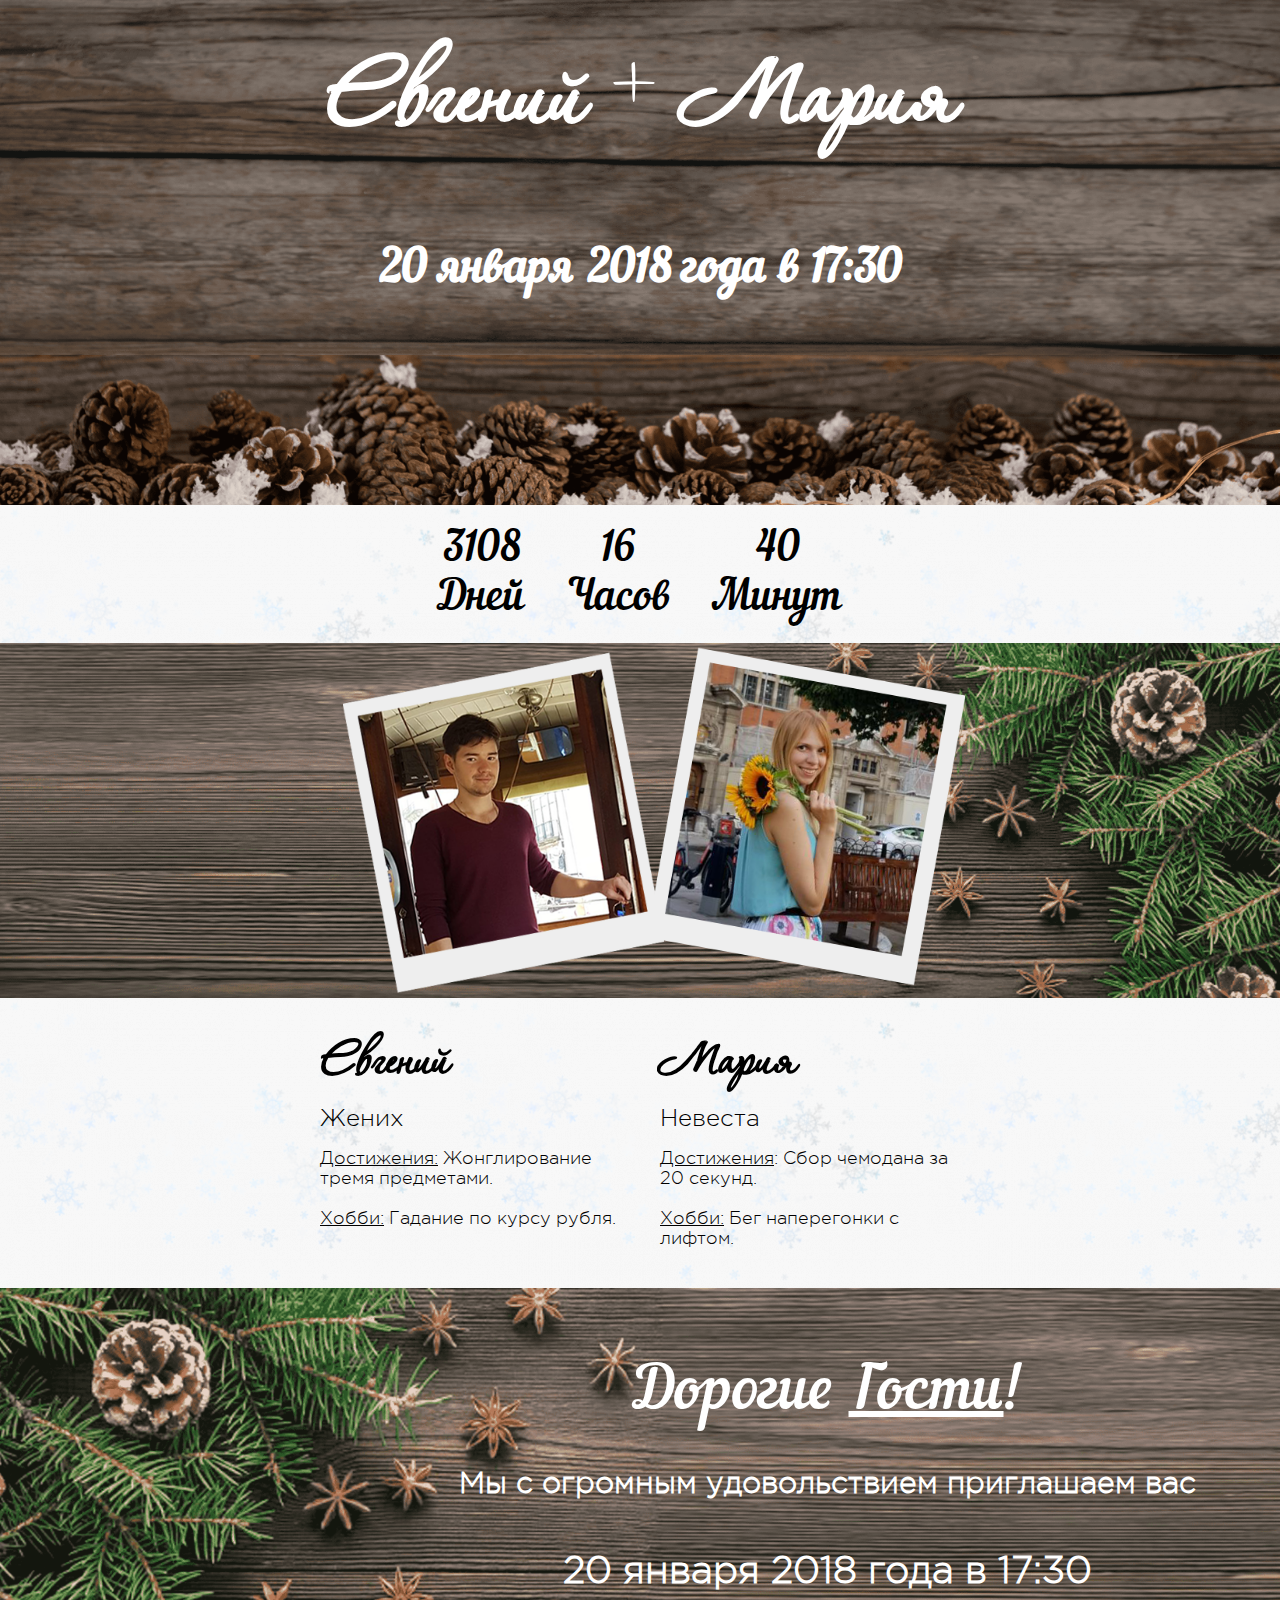
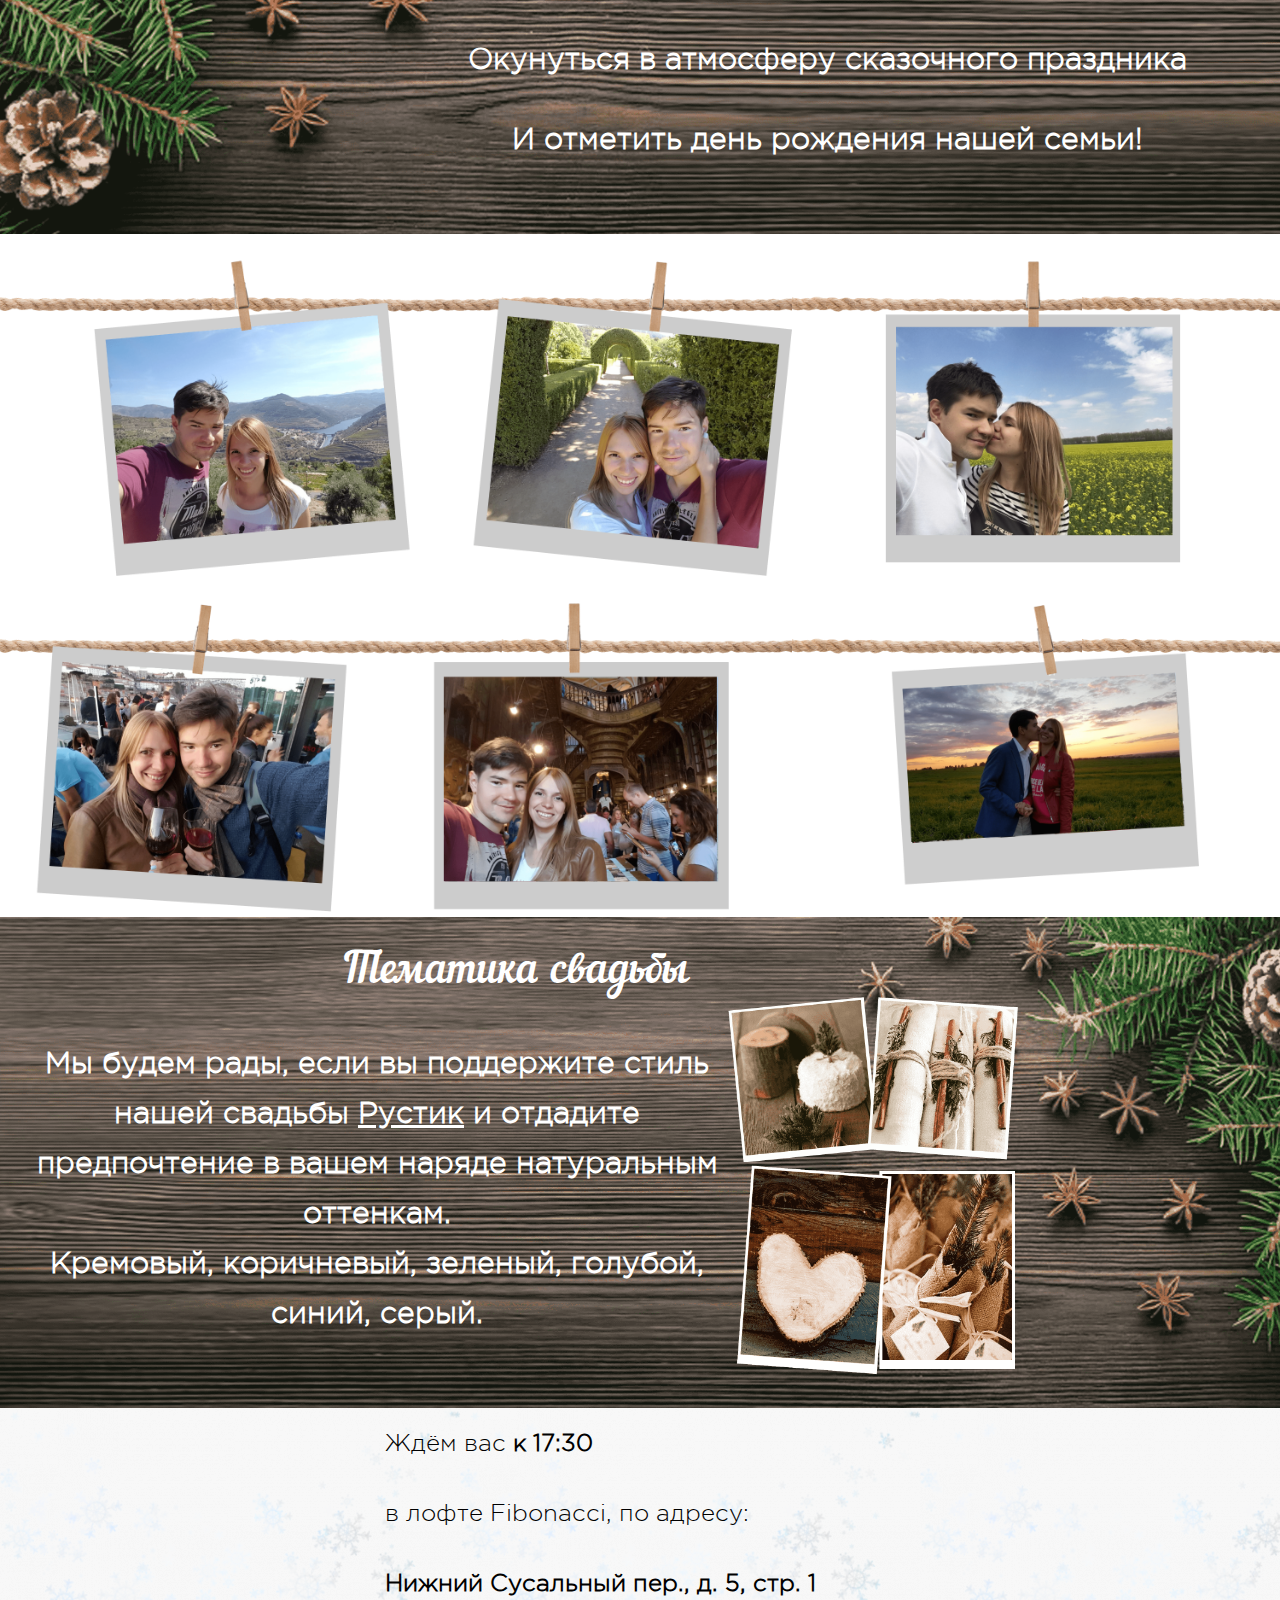
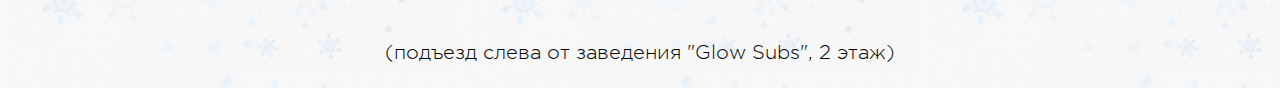
<file: index.html>
<html>
  <head>
    <title>Приглашение на свадьбу</title>
    <meta name="viewport" content="width=device-width, initial-scale=1.0">
    <link rel="stylesheet" type="text/css" href="css/fonts.css" />
    <link rel="stylesheet" type="text/css" href="css/style.css" />
    <link rel="shortcut icon" href="img/favicon.ico">
  </head>
  <body>
    <div class="first">
      <div class="first-card">
        <div class="first-card-head">
          <b>Евгений <span class="first-card-head-plus">+</span> Мария</b>
        </div>
        <br class="br-pc">
        <div class="first-card-date">
          <b>20 января 2018 года <span class="first-card-time">в 17:30</span></b>
        </div>
        <br class="br-pc">
      </div>
    </div>
    <div class="first-footer"></div>
    <div class="first-table-wrapper">
      <table class="first-table">
        <tr>
          <td><span id="day"></span></td>
          <td class="first-table-colon">:</td>
          <td><span id="hour"></span></td>
          <td class="first-table-colon">:</td>
          <td><span id="min"></span></td>
        </tr>
        <tr>
          <td><span id="day-desc">Дня</span></td>
          <td></td>
          <td><span id="hour-desc">Часа</span></td>
          <td></td>
          <td><span id="min-desc">Минуты</span></td>
        </tr>
      </table>
    </div>

    <div class="second">
      <div class="second-photos-bg"></div>
      <img src="img/photos.png" class="second-photos" />
      <div class="second-content">
        <div class="second-content-person">
          <div class="second-content-person-head">Евгений</div>
          <div class="second-content-person-desc">
            <span class="second-content-person-desc-title">Жених</span>
            <br><br>
            <div class="second-content-person-desc-text">
              <u>Достижения:</u> Жонглирование тремя предметами.
              <br><br><u>Хобби:</u> Гадание по курсу рубля.
            </div>
          </div>
        </div>
        <div class="second-content-person">
          <div class="second-content-person-head">Мария</div>
          <div class="second-content-person-desc">
            <span class="second-content-person-desc-title">Невеста</span>
            <br><br>
            <div class="second-content-person-desc-text">
              <u>Достижения</u>: Сбор чемодана за 20 секунд.
              <br><br><u>Хобби:</u> Бег наперегонки с лифтом.
            </div>
          </div>      
        </div>
      </div>
    </div>

    <div class="third">
      <div class="third-invitation">
        <div>
          <h1>
            <span id="dear">Дорогие</span>
            <u><span id="guest1"></span></u>
            <span id="delim1"></span>
            <u><span id="guest2"></span></u>
            <span id="delim2"></span>
            <u><span id="guest3">Гости</span></u>!
          </h1>
        </div>
        <div class="third-invitation-text">
         <p>Мы с огромным удовольствием приглашаем вас</p>
         <p class="third-invitation-text-date">20 января 2018 года в 17:30</p>
         <p>Окунуться в атмосферу сказочного праздника</p>
         <p>И отметить день рождения нашей семьи!</p>
        </div>
      </div>
    </div>

    <div class="fourth-pc">
      <img src="img/rope-ph1.png" class="fourth-image" />
      <img src="img/rope-ph2.png" class="fourth-image" />
    </div>
    <div class="fourth-mob">
      <img src="img/collage.png" class="fourth-image" />
    </div>
      
    <div class="fifth">
      <div class="fifth-code">
        <span class="fifth-code-head">Тематика свадьбы</span>
        <div class="fifth-code-content">
          <div class="fifth-code-content-text">
            Мы будем рады, если вы поддержите стиль нашей свадьбы <u>Рустик</u> и
              отдадите предпочтение в вашем наряде натуральным оттенкам.
            <br>Кремовый, коричневый, зеленый, голубой, синий, серый.
          </div>
          <div class="fifth-code-content-rustic-pc">
              <img src="img/rustic-5.png" class="fifth-code-content-rustic-mob-img" />
              <img src="img/rustic-6.png" class="fifth-code-content-rustic-mob-img" />
          </div>
          <div class="fifth-code-content-rustic-mob">
              <img src="img/rustic-5.png" class="fifth-code-content-rustic-mob-img" />
              <img src="img/rustic-6.png" class="fifth-code-content-rustic-mob-img" />
            </div>
        </div>
      </div>
    </div>
      
    <div class="sixth">
      <div class="sixth-map-pc">
        <script type="text/javascript" charset="utf-8" async src="https://api-maps.yandex.ru/services/constructor/1.0/js/?um=constructor%3A43d2c828e298ac6b63ec54dd08990a97d62d25c3caa78c8526da666319982c87&amp;width=400&amp;height=450&amp;lang=ru_RU&amp;scroll=true"></script>
      </div>
      <div class="sixth-map-mob">
        <script class="sixth-map-mob-content" type="text/javascript" charset="utf-8" async src="https://api-maps.yandex.ru/services/constructor/1.0/js/?um=constructor%3A43d2c828e298ac6b63ec54dd08990a97d62d25c3caa78c8526da666319982c87&amp;width=320&amp;height=250&amp;lang=ru_RU&amp;scroll=true"></script>
      </div>
      <div class="sixth-desc">
        Ждём вас <b>к 17:30</b>
        <br>в лофте Fibonacci, по адресу:
        <br><b>Нижний Сусальный пер., д. 5, стр. 1</b>
        <br><span class="sixth-desc-comm">(подъезд слева от заведения "Glow Subs", 2 этаж)</span>
        <!--p><a href="http://fibonacciloft.ru/">www.fibonacciloft.ru</a-->
      </div>
    </div>

    <script src="js/guests.js" type="text/javascript" charset="utf-8"></script>
    <script src="js/custom.js" type="text/javascript" charset="utf-8"></script>
  </body>
</html>
</file>
<file: css/fonts.css>
@font-face { 
  font-family: "Nautilus";
  src: url("fonts/nautilus/nautilus.otf");
}

@font-face { 
  font-family: "Gotham Pro";
  src: url("fonts/gothampro/gothampro.ttf");
}

/* Corinthia */
@font-face {
  font-family: 'Corinthia';
  src: url('fonts/corinthia/Corinthia.ttf');
}
</file>
<file: css/style.css>
/* STYLES FOR DESKTOP */
body {
  margin: 0;
  font-size: 30px;
  line-height: 50px;
  font-family: Gotham Pro;
}

h1 {
  font-family: Nautilus;
  font-weight: 100;
}

/* First page */
.first {
  color: white;
  padding: 10px;
  background-image: url('../img/bg1-2.png');
  background-size: cover;
}

.first-card {
  padding-top: 35px;
  text-align: center;
  font-family: Nautilus;
}

.first-card-head {
  font-family: 'Corinthia', serif;
  font-size: 120px;
  margin-top: 30px;
}

.first-card-head-plus {
  font-weight: 200;
  margin: 0 5px;
}

.first-card-date {
  margin-top: 70px;
  font-size: 46px;
}

.first-footer {
  background-image: url('../img/bg1-3.png');
  height: 150px;
  background-size: cover;
}

.first-table-wrapper {
  background-color: #f8f8f8;
  background-image: url('../img/snow.png');
  padding: 20px; 
  font-family: Nautilus;
}

.first-table {
  color: black;
  font-size: 42px !important;
  outline: none;
  border-collapse:collapse;
  margin: 0 auto;
  text-align: center;
  font-size: inherit;
}

.first-table td { padding: 3px 8px 3px 8px; }

.first-table-colon { width: 10px; }

/* Second page */
.second {
  display: flex;
  flex-direction: column;
}

.second-photos-bg {
  background-image: url('../img/bg2.png');
  background-size: cover;
  height: 355px;
}

.second-photos {
  width: 700px;
  align-self: center;
  position: absolute;
  z-index: 0;
}

.second-content {
  background-color: #f8f8f8;
  background-image: url('../img/snow.png');
  display: flex;
  padding: 40px 0;
  justify-content: center;
}

.second-content-person {
  width: 300px;
  margin: 0 20px;
  text-align: left;
  z-index: 1;
}

.second-content-person-head {
  font-size: 36px;
  font-weight: 700;
  font-family: 'Corinthia', serif;
  font-size: 60px;
}

.second-content-person-desc {
  margin-top: 20px;
  font-size: 18px;
  line-height: 20px;
}

.second-content-person-desc-title { font-size: 24px; }

.second-content-person-desc-text { text-align: left; }

/* Third page */
.third {
  padding: 40px 10px;
  padding-left: 30%;
  background-image: url('../img/bg3.png');
  background-size: cover;
  color: white;
}

.third-invitation {
  text-align: center;
  line-height: 50px;
}

.third-invitation-text { font-weight: bold; }

.third-invitation-text-date { font-size: 38px; }

/* Fourth page */
.fourth {
  background-color: #f8f8f8;
  background-image: url('../img/snow.png');
  display: flex;
  flex-direction: column;
  padding-bottom: 30px;
}

.fourth-mob { display: none; }

.fourth-image { width: 100%; }

/* Fifth page */
.fifth {
  color: white;
  padding: 30px 10px;
  padding-right: 20%;
  background-image: url('../img/bg2.png');
  background-size: cover;
}

.fifth-code { text-align: center; }

.fifth-code-head {
  font-family: Nautilus;
  font-size: 42px;
}

.fifth-code-content-text {
  align-self: center;
  margin-left: 20px;
  font-weight: bold;
  max-width: 800px;
}

.fifth-code-content { display: flex; }

.fifth-code-content-rustic-pc { align-self: center; }

.fifth-code-content-rustic-mob { display: none; }

.fifth-code-content-rustic-mob-img { width: 300px; }

/* Sixth page */
.sixth {
  background-color:#f8f8f8;
  background-image: url('../img/snow.png');
  padding: 0 10px;
  display: flex;
  justify-content: center;
  line-height: 50px;
}

.sixth-map-pc { display: initial; }

.sixth-map-mob { display: none; }

.sixth-map-mob-content { align-self: center; }

.sixth-desc {
  margin: auto 40px;
  font-size: 24px;
  line-height: 70px;
}

.sixth-desc-comm { font-size: 20px; }

/* STYLES FOR TABLET */
@media screen and (max-device-width: 1300px) {
  .fifth-page { padding-right: 10px; }
}

/* STYLES FOR MOBILE */
@media screen and (max-device-width: 670px) {
  body {
    font-size: 24px;
    line-height: 50px;
  }

  .br-pc { display: none; }

  p {
    -webkit-margin-before: 20px;
    -webkit-margin-after: 20px;
  }

  h1 { line-height: 50px; }

  /* First page */
  .first {
    padding: 20px 0;
    line-height: 40px;
  }
  
  .first-card { padding: 0; }

  .first-card-head {
    font-size: 84px;
    margin-top: 20px;
  }

  .first-card-head-plus {
    display: block;
    margin-top: 15px;
  }

  .first-card-date { font-size: 30px; }

  .first-card-time { display: block; }

  .first-table { font-size: 26px !important; }

  .first-table td { padding: 0; }

  /* Second page */
  .second { flex-direction: column; }

  .second-photos {
    width: 100%;
    position: relative;
    margin-top: -340px;
  }

  .second-content-person { margin-bottom: 20px; }

  .second-photos-bg { height: 330px; }

  .second-content { flex-direction: column; }
  
  /* Third page */
  .third {
    padding: 10px;
    background-image: url('../img/bg1-2.png');
    background-size: cover;
  }

  .third-invitation { line-height: 35px; }

  .third-invitation-text-date { font-size: 28px; }

  /* Fourth page */
  .fourth-pc { display: none; }
  
  .fourth-mob {
    display: block;
    background-color:#f8f8f8;
    background-image: url('../img/snow.png');
  }

  /* Fifth page */
  .fifth { padding: 20px 2px; }

  .fifth-code-head { font-size: 34px; }

  .fifth-code-content { flex-direction: column; }

  .fifth-code-content-text {
    line-height: 40px;
    margin-left: 0;
  }

  .fifth-code-content-rustic-pc { display: none; }

  .fifth-code-content-rustic-mob { display: initial; }

  /* Sixth page */
  .sixth {
    flex-direction: column;
    padding: 0;
    justify-content: center;
    align-items: center;
  }

  .sixth-map-pc { display: none; }

  .sixth-map-mob {
    display: initial;
    align-self: center;
    margin: 0 auto;
  }

  .sixth-desc {
    margin: 20px 10px 0 10px;
    text-align: center;
    line-height: 40px;
  }
}
</file>
